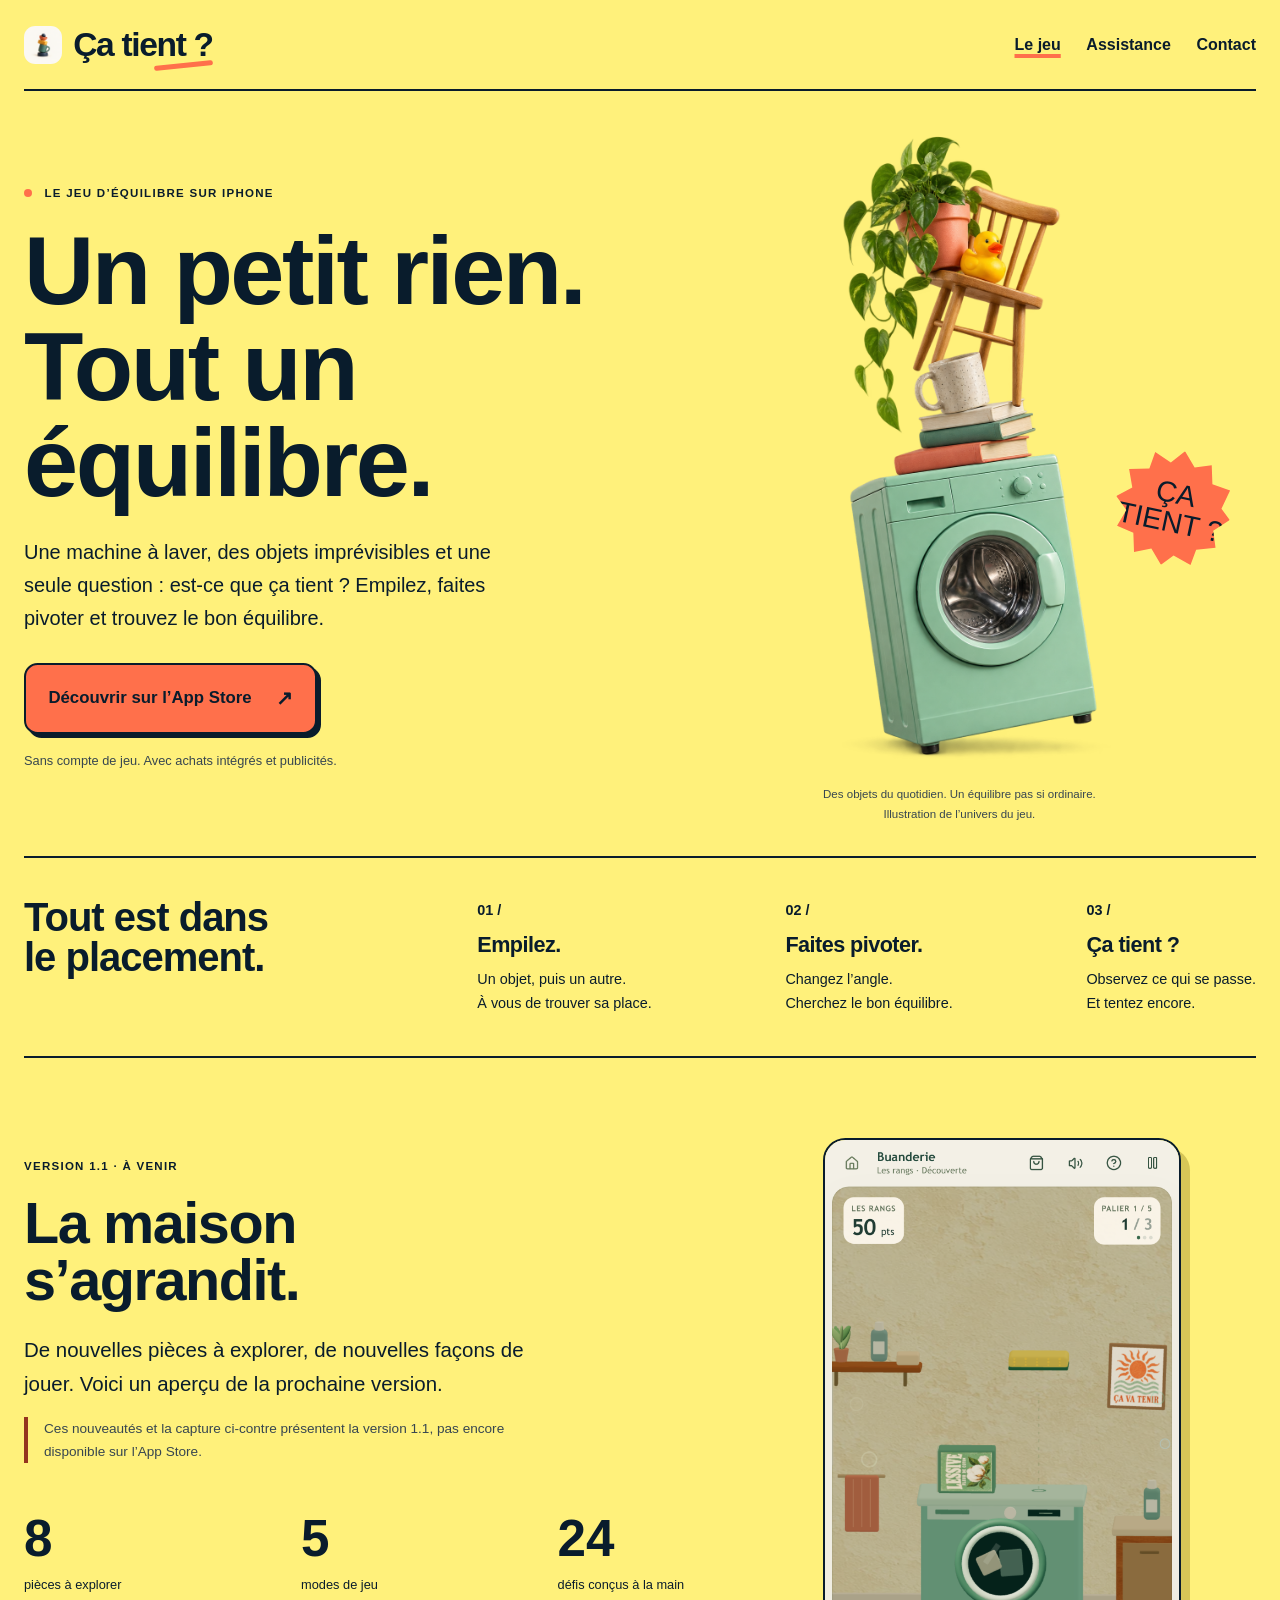
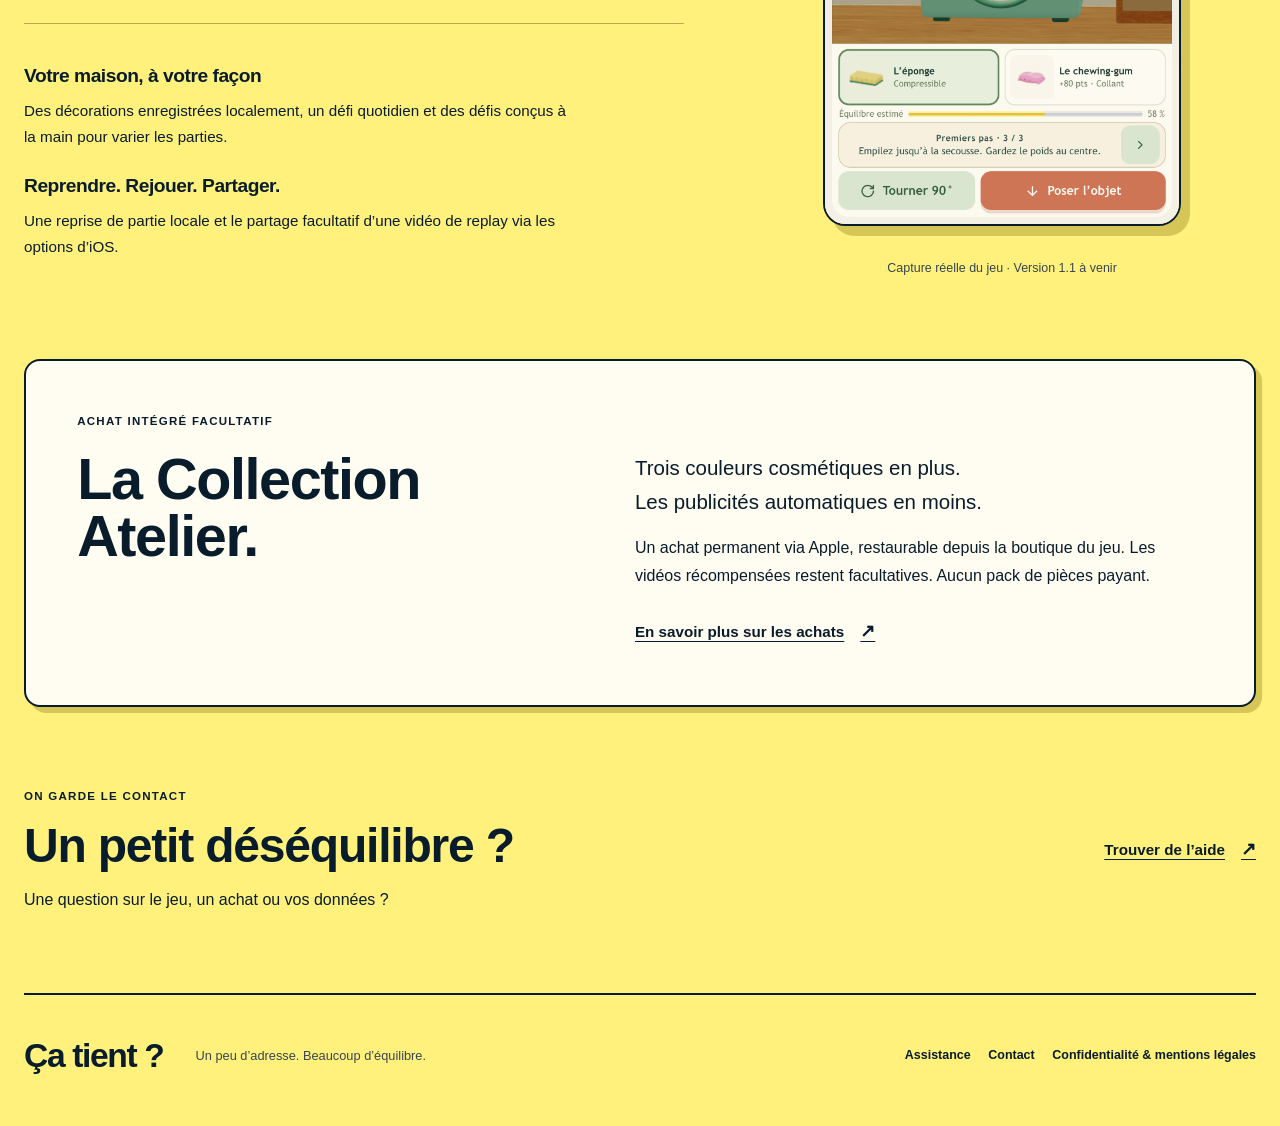
<file: index.html>
<!doctype html>
<html lang="fr">
<head>
<meta charset="utf-8">
<meta name="viewport" content="width=device-width, initial-scale=1">
<link rel="canonical" href="https://catientgame.github.io/">
<title>Tout un équilibre — Ça tient ?</title>
<meta name="description" content="Empilez, faites pivoter et trouvez le bon équilibre. Découvrez Ça tient ?, le jeu sur iPhone, et un aperçu de la version 1.1 à venir.">
<meta name="theme-color" content="#fff17b">
<meta property="og:type" content="website">
<meta property="og:locale" content="fr_FR">
<meta property="og:site_name" content="Ça tient ?">
<meta property="og:title" content="Tout un équilibre — Ça tient ?">
<meta property="og:description" content="Empilez, faites pivoter et trouvez le bon équilibre. Découvrez Ça tient ?, le jeu sur iPhone, et un aperçu de la version 1.1 à venir.">
<meta property="og:url" content="https://catientgame.github.io/index.html">
<meta property="og:image" content="https://catientgame.github.io/app-icon.png">
<meta property="og:image:alt" content="L’icône de Ça tient ? : une tasse et des objets en équilibre.">
<meta name="twitter:card" content="summary">
<link rel="icon" type="image/png" href="app-icon.png">
<link rel="apple-touch-icon" href="app-icon.png">
<link rel="stylesheet" href="styles.css">
<link rel="stylesheet" href="pop.css">
<script src="site.js" defer></script>
</head>
<body>
<a class="skip-link" href="#contenu">Aller au contenu</a>
<header class="site-header wrap">
<a class="brand" href="index.html" aria-label="Ça tient ? — Accueil"><img src="app-icon.png" width="44" height="44" alt=""><span>Ça tient <em>?</em></span></a>
<nav aria-label="Navigation principale"><a href="index.html" aria-current="page">Le jeu</a><a href="support.html">Assistance</a><a href="contact.html">Contact</a></nav>
</header>
<main id="contenu">
<section class="hero wrap" aria-labelledby="hero-title">
<div class="hero-copy"><p class="eyebrow"><span class="little-dot" aria-hidden="true"></span> Le jeu d’équilibre sur iPhone</p>
<h1 id="hero-title">Un petit rien.<br>Tout un <em>équilibre.</em></h1>
<p class="lead">Une machine à laver, des objets imprévisibles et une seule question : est-ce que ça tient ? Empilez, faites pivoter et trouvez le bon équilibre.</p>
<a class="button" href="https://apps.apple.com/app/id6809419002">Découvrir sur l’App Store <span aria-hidden="true">↗</span></a>
<p class="fine-print">Sans compte de jeu. Avec achats intégrés et publicités.</p></div>
<figure class="brand-visual pop-visual"><img class="pop-hero" src="pop-hero-v1.png" width="1024" height="1536" fetchpriority="high" alt="Illustration : une machine à laver menthe soutient une pile improbable de livres, une tasse, une chaise et un canard."><span class="pop-sticker" aria-hidden="true">ÇA<br>TIENT ?</span><figcaption>Des objets du quotidien. Un équilibre pas si ordinaire.<br>Illustration de l’univers du jeu.</figcaption></figure>
</section>
<section class="how-to wrap" aria-labelledby="how-title"><h2 id="how-title">Tout est dans<br><em>le placement.</em></h2><ol><li><span aria-hidden="true">01 /</span><h3>Empilez.</h3><p>Un objet, puis un autre.<br>À vous de trouver sa place.</p></li><li><span aria-hidden="true">02 /</span><h3>Faites pivoter.</h3><p>Changez l’angle.<br>Cherchez le bon équilibre.</p></li><li><span aria-hidden="true">03 /</span><h3>Ça tient ?</h3><p>Observez ce qui se passe.<br>Et tentez encore.</p></li></ol></section>
<section class="upcoming wrap" aria-labelledby="next-title">
<div class="section-intro"><p class="eyebrow">Version 1.1 · À venir</p><h2 id="next-title">La maison<br><em>s’agrandit.</em></h2><p class="lead">De nouvelles pièces à explorer, de nouvelles façons de jouer. Voici un aperçu de la prochaine version.</p><p class="release-note">Ces nouveautés et la capture ci-contre présentent la version 1.1, pas encore disponible sur l’App Store.</p>
<dl class="game-facts"><div><dt>8</dt><dd>pièces à explorer</dd></div><div><dt>5</dt><dd>modes de jeu</dd></div><div><dt>24</dt><dd>défis conçus à la main</dd></div></dl>
<div class="feature-stories"><article><h3>Votre maison, à votre façon</h3><p>Des décorations enregistrées localement, un défi quotidien et des défis conçus à la main pour varier les parties.</p></article><article><h3>Reprendre. Rejouer. Partager.</h3><p>Une reprise de partie locale et le partage facultatif d’une vidéo de replay via les options d’iOS.</p></article></div></div>
<figure class="game-visual"><div id="gameplay-fallback" class="capture-fallback"><img src="app-icon.png" width="180" height="180" alt="Icône du jeu Ça tient ?"><p>L’équilibre se prépare.<br>Version 1.1 à venir.</p></div><img id="gameplay" class="gameplay" alt="Aperçu de la version 1.1 : dans la buanderie, une éponge est prête à être posée au-dessus d’une boîte de lessive sur la machine à laver." hidden><figcaption>Capture réelle du jeu · Version 1.1 à venir</figcaption></figure>
</section>
<section class="atelier wrap" aria-labelledby="atelier-title"><p class="eyebrow">Achat intégré facultatif</p><div class="atelier-body"><h2 id="atelier-title">La Collection<br><em>Atelier.</em></h2><div><p class="lead">Trois couleurs cosmétiques en plus.<br>Les publicités automatiques en moins.</p><p>Un achat permanent via Apple, restaurable depuis la boutique du jeu. Les vidéos récompensées restent facultatives. Aucun pack de pièces payant.</p><a class="text-link" href="support.html#achats">En savoir plus sur les achats <span aria-hidden="true">↗</span></a></div></div></section>
<section class="closing wrap"><div><p class="eyebrow">On garde le contact</p><h2>Un petit déséquilibre ?</h2><p>Une question sur le jeu, un achat ou vos données ?</p></div><a class="text-link" href="support.html">Trouver de l’aide <span aria-hidden="true">↗</span></a></section>
</main>
<footer class="site-footer wrap">
<a class="footer-brand" href="index.html">Ça tient ?</a><p>Un peu d’adresse. Beaucoup d’équilibre.</p>
<nav aria-label="Liens utiles"><a href="support.html">Assistance</a><a href="contact.html">Contact</a><a href="privacy.html">Confidentialité &amp; mentions légales</a></nav>
</footer>
</body>
</html>
</file>
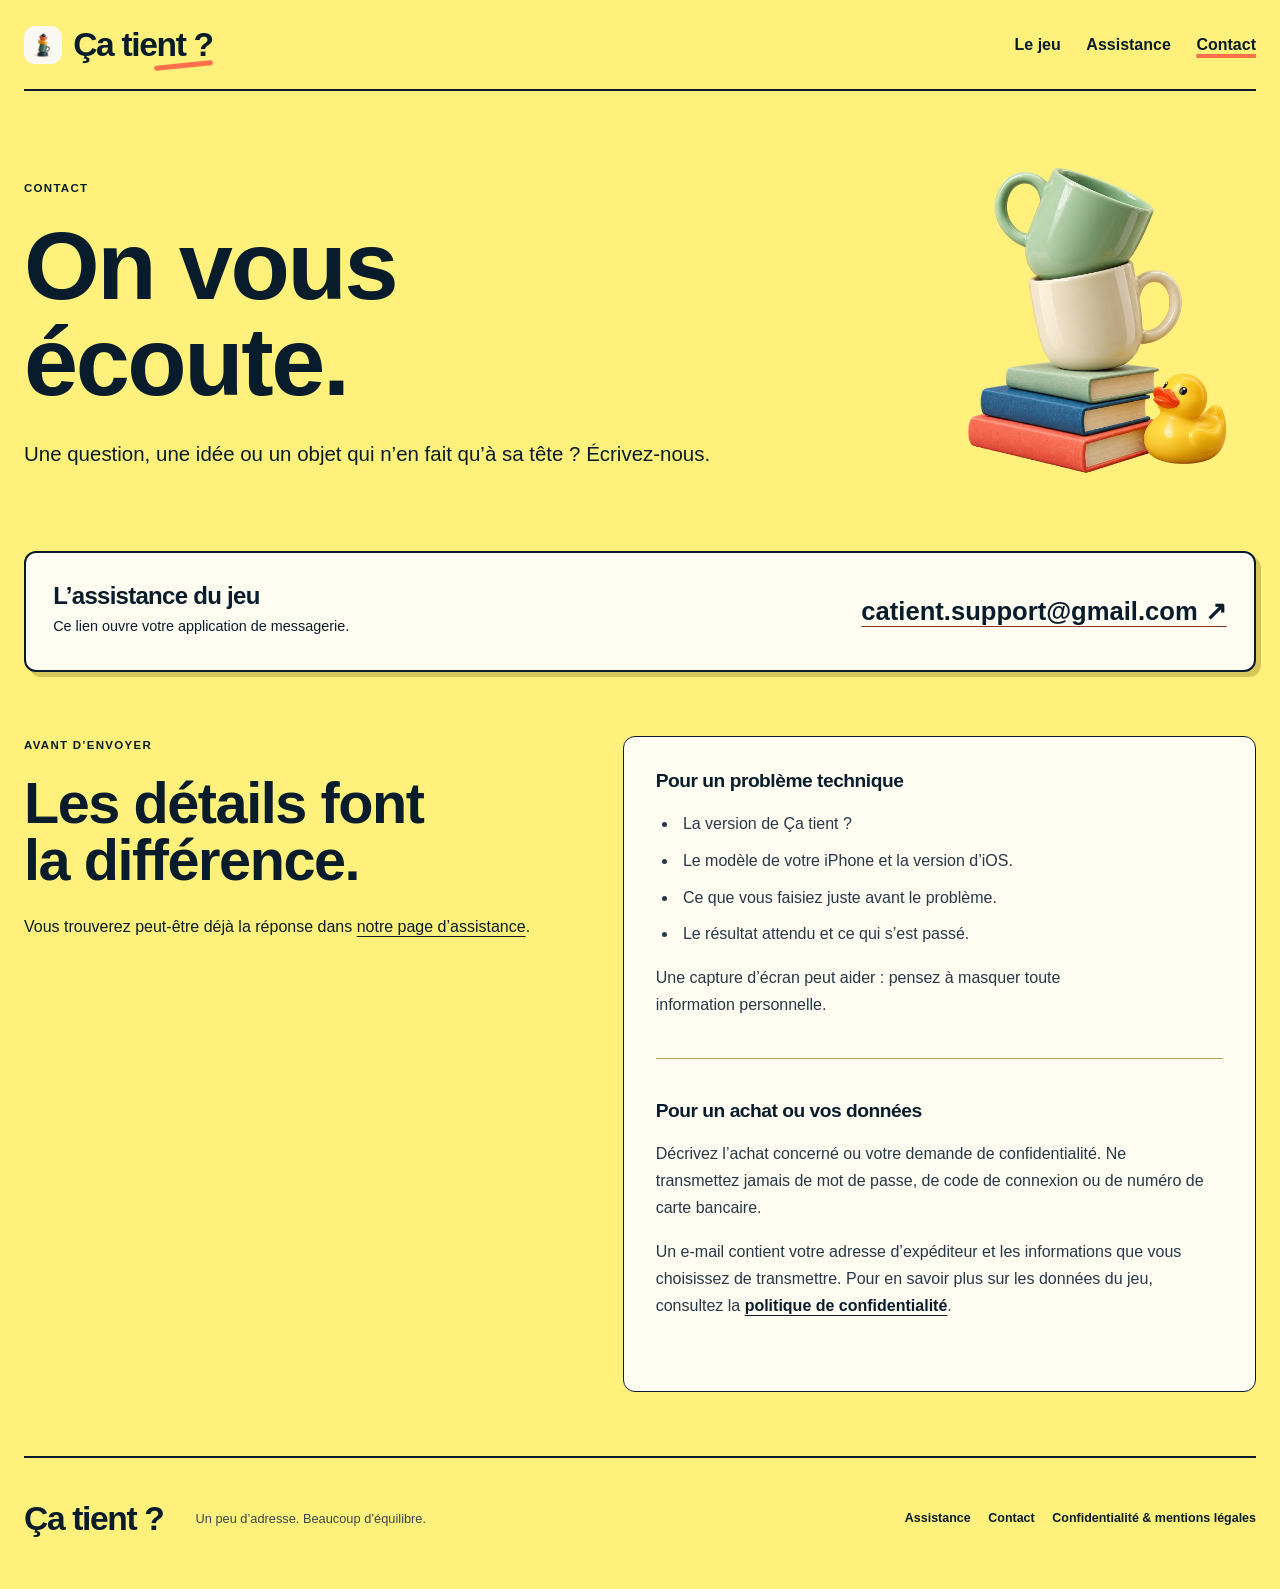
<file: contact.html>
<!doctype html>
<html lang="fr">
<head>
<meta charset="utf-8">
<meta name="viewport" content="width=device-width, initial-scale=1">
<link rel="canonical" href="https://catientgame.github.io/contact.html">
<title>Contact — Ça tient ?</title>
<meta name="description" content="Une question ou un problème avec Ça tient ? Écrivez à catient.support@gmail.com avec les informations utiles au diagnostic.">
<meta name="theme-color" content="#fff17b">
<meta property="og:type" content="website">
<meta property="og:locale" content="fr_FR">
<meta property="og:site_name" content="Ça tient ?">
<meta property="og:title" content="Contact — Ça tient ?">
<meta property="og:description" content="Une question ou un problème avec Ça tient ? Écrivez à catient.support@gmail.com avec les informations utiles au diagnostic.">
<meta property="og:url" content="https://catientgame.github.io/contact.html">
<meta property="og:image" content="https://catientgame.github.io/app-icon.png">
<meta property="og:image:alt" content="L’icône de Ça tient ? : une tasse et des objets en équilibre.">
<meta name="twitter:card" content="summary">
<link rel="icon" type="image/png" href="app-icon.png">
<link rel="apple-touch-icon" href="app-icon.png">
<link rel="stylesheet" href="styles.css">
<link rel="stylesheet" href="pop.css">

</head>
<body>
<a class="skip-link" href="#contenu">Aller au contenu</a>
<header class="site-header wrap">
<a class="brand" href="index.html" aria-label="Ça tient ? — Accueil"><img src="app-icon.png" width="44" height="44" alt=""><span>Ça tient <em>?</em></span></a>
<nav aria-label="Navigation principale"><a href="index.html">Le jeu</a><a href="support.html">Assistance</a><a href="contact.html" aria-current="page">Contact</a></nav>
</header>
<main id="contenu" class="wrap"><header class="page-heading illustrated-heading"><div><p class="eyebrow">Contact</p><h1>On vous<br><em>écoute.</em></h1><p class="lead">Une question, une idée ou un objet qui n’en fait qu’à sa tête ? Écrivez-nous.</p></div><img src="pop-support-v1.png" width="1280" height="1280" alt="" class="support-art"></header>
<section class="contact-band" aria-labelledby="email-title"><div><h2 id="email-title">L’assistance du jeu</h2><p>Ce lien ouvre votre application de messagerie.</p></div><a class="email-link" href="mailto:catient.support@gmail.com">catient.support@gmail.com <span aria-hidden="true">↗</span></a></section>
<div class="editorial"><section class="section-intro"><p class="eyebrow">Avant d’envoyer</p><h2>Les détails font<br><em>la différence.</em></h2><p>Vous trouverez peut-être déjà la réponse dans <a href="support.html">notre page d’assistance</a>.</p></section><div class="prose">
<section><h3>Pour un problème technique</h3><ul><li>La version de Ça tient ?</li><li>Le modèle de votre iPhone et la version d’iOS.</li><li>Ce que vous faisiez juste avant le problème.</li><li>Le résultat attendu et ce qui s’est passé.</li></ul><p>Une capture d’écran peut aider : pensez à masquer toute information personnelle.</p></section>
<section><h3>Pour un achat ou vos données</h3><p>Décrivez l’achat concerné ou votre demande de confidentialité. Ne transmettez jamais de mot de passe, de code de connexion ou de numéro de carte bancaire.</p><p>Un e-mail contient votre adresse d’expéditeur et les informations que vous choisissez de transmettre. Pour en savoir plus sur les données du jeu, consultez la <a href="privacy.html">politique de confidentialité</a>.</p></section></div></div></main>
<footer class="site-footer wrap">
<a class="footer-brand" href="index.html">Ça tient ?</a><p>Un peu d’adresse. Beaucoup d’équilibre.</p>
<nav aria-label="Liens utiles"><a href="support.html">Assistance</a><a href="contact.html">Contact</a><a href="privacy.html">Confidentialité &amp; mentions légales</a></nav>
</footer>
</body>
</html>
</file>
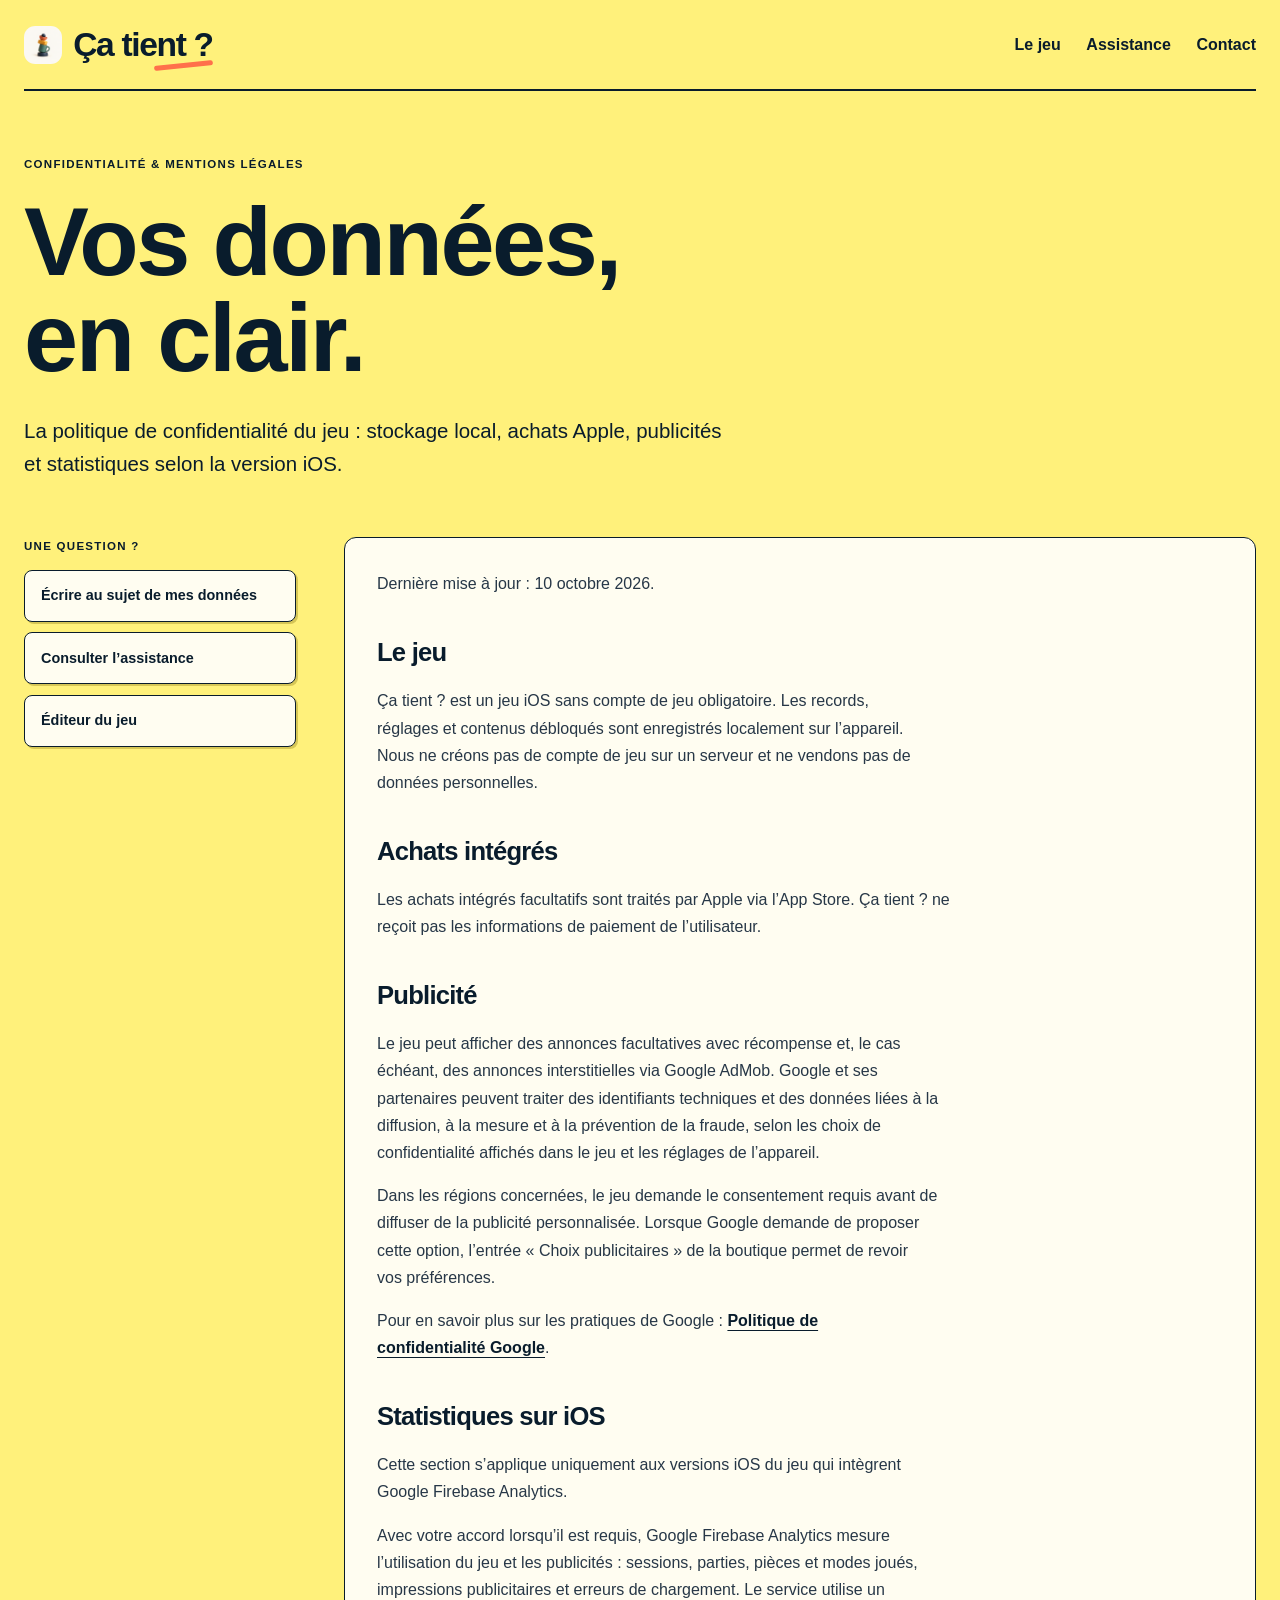
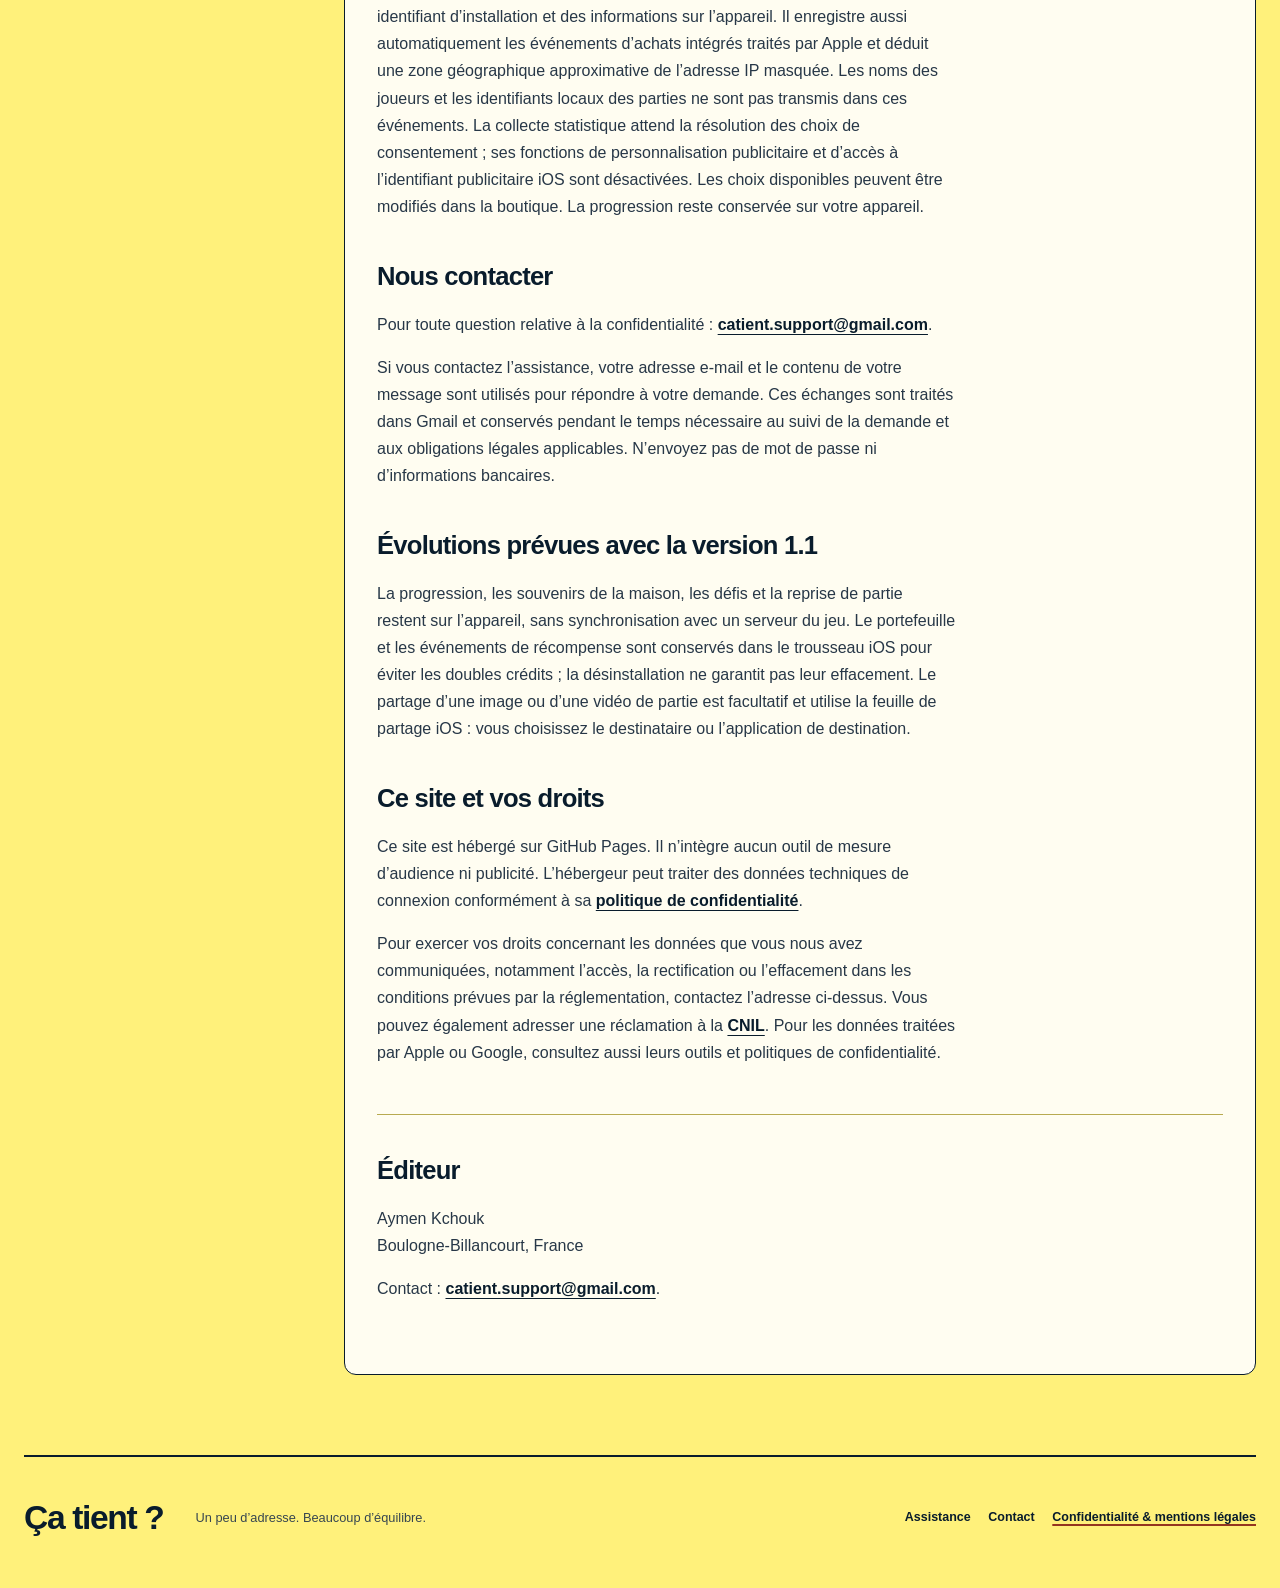
<file: privacy.html>
<!doctype html>
<html lang="fr">
<head>
<meta charset="utf-8">
<meta name="viewport" content="width=device-width, initial-scale=1">
<link rel="canonical" href="https://catientgame.github.io/privacy.html">
<title>Confidentialité et mentions légales — Ça tient ?</title>
<meta name="description" content="Politique de confidentialité publiée de Ça tient ? : données locales, achats Apple, publicités, statistiques selon la version iOS et contact de l’éditeur.">
<meta name="theme-color" content="#fff17b">
<meta property="og:type" content="website">
<meta property="og:locale" content="fr_FR">
<meta property="og:site_name" content="Ça tient ?">
<meta property="og:title" content="Confidentialité et mentions légales — Ça tient ?">
<meta property="og:description" content="Politique de confidentialité publiée de Ça tient ? : données locales, achats Apple, publicités, statistiques selon la version iOS et contact de l’éditeur.">
<meta property="og:url" content="https://catientgame.github.io/privacy.html">
<meta property="og:image" content="https://catientgame.github.io/app-icon.png">
<meta property="og:image:alt" content="L’icône de Ça tient ? : une tasse et des objets en équilibre.">
<meta name="twitter:card" content="summary">
<link rel="icon" type="image/png" href="app-icon.png">
<link rel="apple-touch-icon" href="app-icon.png">
<link rel="stylesheet" href="styles.css">
<link rel="stylesheet" href="pop.css">

</head>
<body>
<a class="skip-link" href="#contenu">Aller au contenu</a>
<header class="site-header wrap">
<a class="brand" href="index.html" aria-label="Ça tient ? — Accueil"><img src="app-icon.png" width="44" height="44" alt=""><span>Ça tient <em>?</em></span></a>
<nav aria-label="Navigation principale"><a href="index.html">Le jeu</a><a href="support.html">Assistance</a><a href="contact.html">Contact</a></nav>
</header>
<main id="contenu" class="wrap"><header class="page-heading"><p class="eyebrow">Confidentialité &amp; mentions légales</p><h1>Vos données,<br><em>en clair.</em></h1><p class="lead">La politique de confidentialité du jeu : stockage local, achats Apple, publicités et statistiques selon la version iOS.</p></header><div class="document-layout"><aside class="contents"><p class="eyebrow">Une question ?</p><a href="mailto:catient.support@gmail.com">Écrire au sujet de mes données</a><a href="support.html">Consulter l’assistance</a><a href="#editeur">Éditeur du jeu</a></aside><article class="prose legal-prose" aria-label="Politique de confidentialité">

  <p>Dernière mise à jour&nbsp;: 10 octobre 2026.</p>
  <h2>Le jeu</h2>
  <p>Ça tient ? est un jeu iOS sans compte de jeu obligatoire. Les records, réglages et contenus débloqués sont enregistrés localement sur l’appareil. Nous ne créons pas de compte de jeu sur un serveur et ne vendons pas de données personnelles.</p>
  <h2>Achats intégrés</h2>
  <p>Les achats intégrés facultatifs sont traités par Apple via l’App Store. Ça tient ? ne reçoit pas les informations de paiement de l’utilisateur.</p>
  <h2>Publicité</h2>
  <p>Le jeu peut afficher des annonces facultatives avec récompense et, le cas échéant, des annonces interstitielles via Google AdMob. Google et ses partenaires peuvent traiter des identifiants techniques et des données liées à la diffusion, à la mesure et à la prévention de la fraude, selon les choix de confidentialité affichés dans le jeu et les réglages de l’appareil.</p>
  <p>Dans les régions concernées, le jeu demande le consentement requis avant de diffuser de la publicité personnalisée. Lorsque Google demande de proposer cette option, l’entrée « Choix publicitaires » de la boutique permet de revoir vos préférences.</p>
  <p>Pour en savoir plus sur les pratiques de Google&nbsp;: <a href="https://policies.google.com/privacy">Politique de confidentialité Google</a>.</p>
  <h2>Statistiques sur iOS</h2>
  <p>Cette section s’applique uniquement aux versions iOS du jeu qui intègrent Google Firebase Analytics.</p>
  <p>Avec votre accord lorsqu’il est requis, Google Firebase Analytics mesure l’utilisation du jeu et les publicités : sessions, parties, pièces et modes joués, impressions publicitaires et erreurs de chargement. Le service utilise un identifiant d’installation et des informations sur l’appareil. Il enregistre aussi automatiquement les événements d’achats intégrés traités par Apple et déduit une zone géographique approximative de l’adresse IP masquée. Les noms des joueurs et les identifiants locaux des parties ne sont pas transmis dans ces événements. La collecte statistique attend la résolution des choix de consentement ; ses fonctions de personnalisation publicitaire et d’accès à l’identifiant publicitaire iOS sont désactivées. Les choix disponibles peuvent être modifiés dans la boutique. La progression reste conservée sur votre appareil.</p>
  <h2>Nous contacter</h2>
  <p>Pour toute question relative à la confidentialité&nbsp;: <a href="mailto:catient.support@gmail.com">catient.support@gmail.com</a>.</p>
  <p>Si vous contactez l’assistance, votre adresse e-mail et le contenu de votre message sont utilisés pour répondre à votre demande. Ces échanges sont traités dans Gmail et conservés pendant le temps nécessaire au suivi de la demande et aux obligations légales applicables. N’envoyez pas de mot de passe ni d’informations bancaires.</p>
  <h2>Évolutions prévues avec la version 1.1</h2>
  <p>La progression, les souvenirs de la maison, les défis et la reprise de partie restent sur l’appareil, sans synchronisation avec un serveur du jeu. Le portefeuille et les événements de récompense sont conservés dans le trousseau iOS pour éviter les doubles crédits ; la désinstallation ne garantit pas leur effacement. Le partage d’une image ou d’une vidéo de partie est facultatif et utilise la feuille de partage iOS : vous choisissez le destinataire ou l’application de destination.</p>
  <h2>Ce site et vos droits</h2>
  <p>Ce site est hébergé sur GitHub Pages. Il n’intègre aucun outil de mesure d’audience ni publicité. L’hébergeur peut traiter des données techniques de connexion conformément à sa <a href="https://docs.github.com/fr/site-policy/privacy-policies/github-general-privacy-statement">politique de confidentialité</a>.</p>
  <p>Pour exercer vos droits concernant les données que vous nous avez communiquées, notamment l’accès, la rectification ou l’effacement dans les conditions prévues par la réglementation, contactez l’adresse ci-dessus. Vous pouvez également adresser une réclamation à la <a href="https://www.cnil.fr/fr/plaintes">CNIL</a>. Pour les données traitées par Apple ou Google, consultez aussi leurs outils et politiques de confidentialité.</p>

<section id="editeur" class="publisher"><h2>Éditeur</h2><p>Aymen Kchouk<br>Boulogne-Billancourt, France</p><p>Contact : <a href="mailto:catient.support@gmail.com">catient.support@gmail.com</a>.</p></section>
</article></div></main>
<footer class="site-footer wrap">
<a class="footer-brand" href="index.html">Ça tient ?</a><p>Un peu d’adresse. Beaucoup d’équilibre.</p>
<nav aria-label="Liens utiles"><a href="support.html">Assistance</a><a href="contact.html">Contact</a><a href="privacy.html" aria-current="page">Confidentialité &amp; mentions légales</a></nav>
</footer>
</body>
</html>
</file>
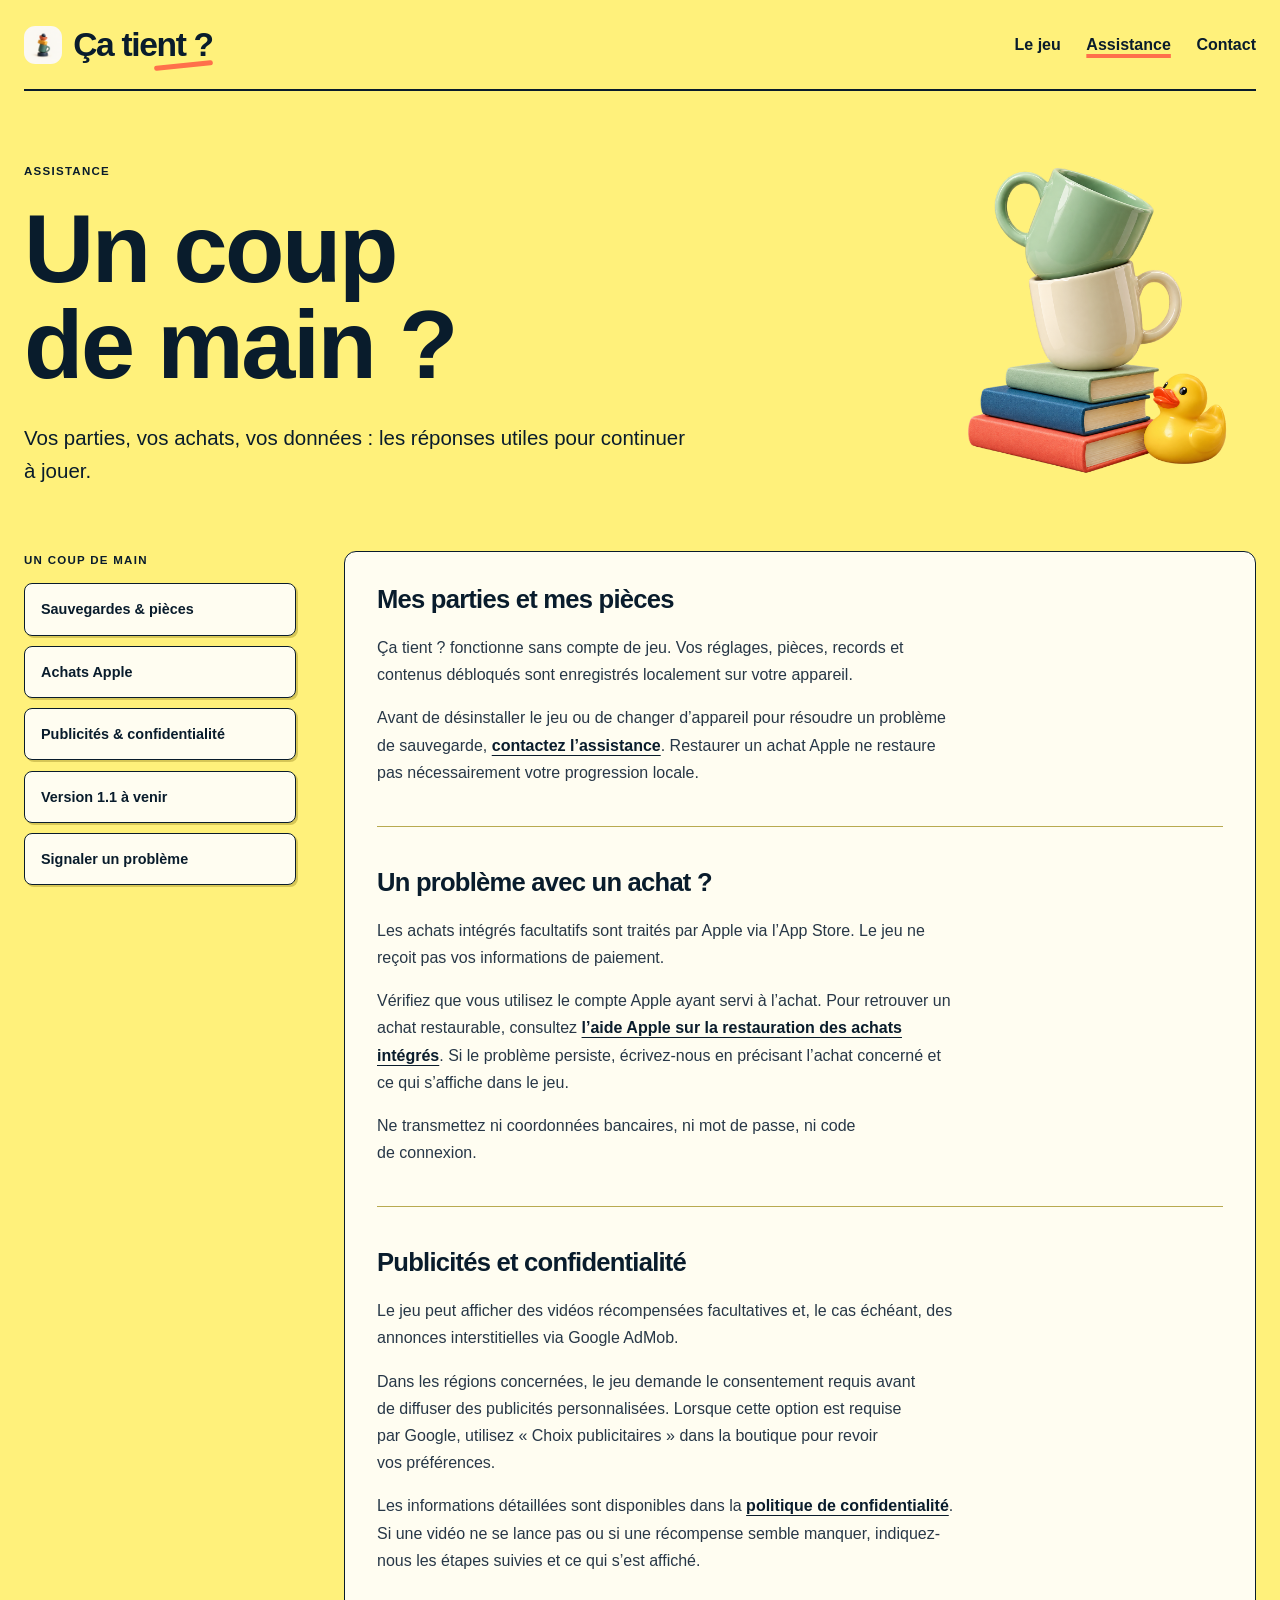
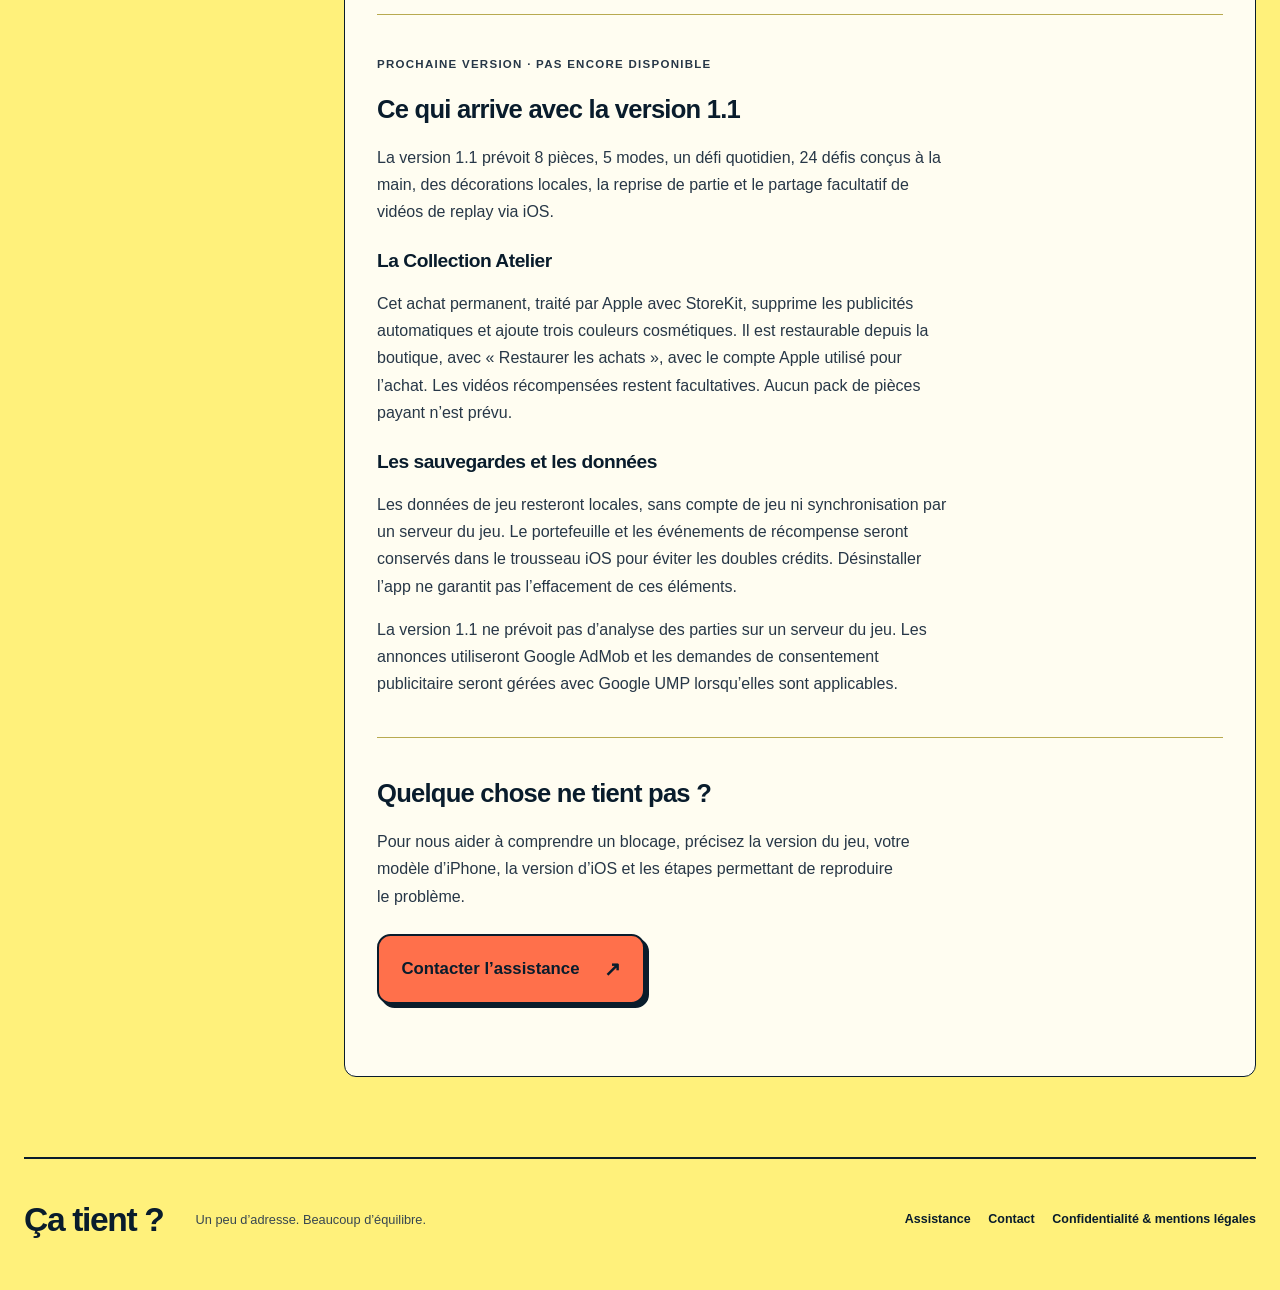
<file: support.html>
<!doctype html>
<html lang="fr">
<head>
<meta charset="utf-8">
<meta name="viewport" content="width=device-width, initial-scale=1">
<link rel="canonical" href="https://catientgame.github.io/support.html">
<title>Assistance — Ça tient ?</title>
<meta name="description" content="Retrouvez l’aide pour les sauvegardes, les achats et les publicités dans Ça tient ?, ou contactez l’assistance.">
<meta name="theme-color" content="#fff17b">
<meta property="og:type" content="website">
<meta property="og:locale" content="fr_FR">
<meta property="og:site_name" content="Ça tient ?">
<meta property="og:title" content="Assistance — Ça tient ?">
<meta property="og:description" content="Retrouvez l’aide pour les sauvegardes, les achats et les publicités dans Ça tient ?, ou contactez l’assistance.">
<meta property="og:url" content="https://catientgame.github.io/support.html">
<meta property="og:image" content="https://catientgame.github.io/app-icon.png">
<meta property="og:image:alt" content="L’icône de Ça tient ? : une tasse et des objets en équilibre.">
<meta name="twitter:card" content="summary">
<link rel="icon" type="image/png" href="app-icon.png">
<link rel="apple-touch-icon" href="app-icon.png">
<link rel="stylesheet" href="styles.css">
<link rel="stylesheet" href="pop.css">

</head>
<body>
<a class="skip-link" href="#contenu">Aller au contenu</a>
<header class="site-header wrap">
<a class="brand" href="index.html" aria-label="Ça tient ? — Accueil"><img src="app-icon.png" width="44" height="44" alt=""><span>Ça tient <em>?</em></span></a>
<nav aria-label="Navigation principale"><a href="index.html">Le jeu</a><a href="support.html" aria-current="page">Assistance</a><a href="contact.html">Contact</a></nav>
</header>
<main id="contenu" class="wrap">
<header class="page-heading illustrated-heading"><div><p class="eyebrow">Assistance</p><h1>Un coup<br><em>de main ?</em></h1><p class="lead">Vos parties, vos achats, vos données : les réponses utiles pour continuer à jouer.</p></div><img src="pop-support-v1.png" width="1280" height="1280" alt="" class="support-art"></header>
<div class="document-layout"><nav class="contents" aria-label="Sujets d’assistance"><p class="eyebrow">Un coup de main</p><a href="#sauvegardes">Sauvegardes &amp; pièces</a><a href="#achats">Achats Apple</a><a href="#publicites">Publicités &amp; confidentialité</a><a href="#version-1-1">Version 1.1 à venir</a><a href="#probleme">Signaler un problème</a></nav>
<div class="prose"><section id="sauvegardes"><h2>Mes parties et mes pièces</h2><p>Ça tient ? fonctionne sans compte de jeu. Vos réglages, pièces, records et contenus débloqués sont enregistrés localement sur votre appareil.</p><p>Avant de désinstaller le jeu ou de changer d’appareil pour résoudre un problème de sauvegarde, <a href="contact.html">contactez l’assistance</a>. Restaurer un achat Apple ne restaure pas nécessairement votre progression locale.</p></section>
<section id="achats"><h2>Un problème avec un achat ?</h2><p>Les achats intégrés facultatifs sont traités par Apple via l’App Store. Le jeu ne reçoit pas vos informations de paiement.</p><p>Vérifiez que vous utilisez le compte Apple ayant servi à l’achat. Pour retrouver un achat restaurable, consultez <a href="https://support.apple.com/fr-fr/108096">l’aide Apple sur la restauration des achats intégrés</a>. Si le problème persiste, écrivez-nous en précisant l’achat concerné et ce qui s’affiche dans le jeu.</p><p>Ne transmettez ni coordonnées bancaires, ni mot de passe, ni code de connexion.</p></section>
<section id="publicites"><h2>Publicités et confidentialité</h2><p>Le jeu peut afficher des vidéos récompensées facultatives et, le cas échéant, des annonces interstitielles via Google AdMob.</p><p>Dans les régions concernées, le jeu demande le consentement requis avant de diffuser des publicités personnalisées. Lorsque cette option est requise par Google, utilisez « Choix publicitaires » dans la boutique pour revoir vos préférences.</p><p>Les informations détaillées sont disponibles dans la <a href="privacy.html">politique de confidentialité</a>. Si une vidéo ne se lance pas ou si une récompense semble manquer, indiquez-nous les étapes suivies et ce qui s’est affiché.</p></section>
<section id="version-1-1"><p class="eyebrow">Prochaine version · Pas encore disponible</p><h2>Ce qui arrive avec la version 1.1</h2><p>La version 1.1 prévoit 8 pièces, 5 modes, un défi quotidien, 24 défis conçus à la main, des décorations locales, la reprise de partie et le partage facultatif de vidéos de replay via iOS.</p><h3>La Collection Atelier</h3><p>Cet achat permanent, traité par Apple avec StoreKit, supprime les publicités automatiques et ajoute trois couleurs cosmétiques. Il est restaurable depuis la boutique, avec « Restaurer les achats », avec le compte Apple utilisé pour l’achat. Les vidéos récompensées restent facultatives. Aucun pack de pièces payant n’est prévu.</p><h3>Les sauvegardes et les données</h3><p>Les données de jeu resteront locales, sans compte de jeu ni synchronisation par un serveur du jeu. Le portefeuille et les événements de récompense seront conservés dans le trousseau iOS pour éviter les doubles crédits. Désinstaller l’app ne garantit pas l’effacement de ces éléments.</p><p>La version 1.1 ne prévoit pas d’analyse des parties sur un serveur du jeu. Les annonces utiliseront Google AdMob et les demandes de consentement publicitaire seront gérées avec Google UMP lorsqu’elles sont applicables.</p></section>
<section id="probleme"><h2>Quelque chose ne tient pas ?</h2><p>Pour nous aider à comprendre un blocage, précisez la version du jeu, votre modèle d’iPhone, la version d’iOS et les étapes permettant de reproduire le problème.</p><a class="button" href="contact.html">Contacter l’assistance <span aria-hidden="true">↗</span></a></section></div></div></main>
<footer class="site-footer wrap">
<a class="footer-brand" href="index.html">Ça tient ?</a><p>Un peu d’adresse. Beaucoup d’équilibre.</p>
<nav aria-label="Liens utiles"><a href="support.html">Assistance</a><a href="contact.html">Contact</a><a href="privacy.html">Confidentialité &amp; mentions légales</a></nav>
</footer>
</body>
</html>
</file>
<file: styles.css>
/* Local system typography; no tracking, remote fonts or UI dependencies. */
:root{color-scheme:light;--paper:#f6f0df;--ink:#163e35;--accent:#c56949;--accent-ink:#93462f;--muted:#536259;--line:#c8ccba;--surface:#eee5d0;--white:#fcf9f1}
*{box-sizing:border-box}
html{scroll-behavior:smooth;scroll-padding-top:2rem}
body{margin:0;background:var(--paper);color:var(--ink);font-family:-apple-system,BlinkMacSystemFont,"Segoe UI",sans-serif;font-size:1rem;line-height:1.7;-webkit-font-smoothing:antialiased}
img{max-width:100%;height:auto;display:block}
[hidden]{display:none!important}
a{color:inherit;text-underline-offset:.25em;text-decoration-thickness:1px;touch-action:manipulation}
a:hover{color:var(--accent-ink)}
a:focus-visible{outline:3px solid var(--accent-ink);outline-offset:5px;border-radius:3px}
::selection{background:var(--ink);color:var(--paper)}
.wrap{width:min(100% - 3rem,74rem);margin-inline:auto}
.skip-link{position:absolute;top:1rem;left:1rem;transform:translateY(-200%);padding:.7rem 1rem;background:var(--ink);color:var(--paper);z-index:3}
.skip-link:focus{transform:none;color:var(--paper)}
.site-header{display:flex;justify-content:space-between;align-items:center;gap:1rem;padding-block:1.3rem;border-bottom:1px solid var(--line)}
.brand{display:flex;gap:.7rem;align-items:center;text-decoration:none;white-space:nowrap}
.brand img{border-radius:.7rem;width:44px;height:44px}
.brand span,.footer-brand{font-weight:750;font-size:1.5rem;letter-spacing:-.06em}
.brand em{font-family:Georgia,serif;font-weight:400;color:var(--accent-ink)}
.site-header nav,.site-footer nav{display:flex;flex-wrap:wrap;gap:.3rem 1.6rem}
.site-header nav a,.site-footer nav a{display:inline-flex;min-height:44px;align-items:center;text-decoration:none;font-size:.9rem;font-weight:550}
.site-header nav a[aria-current],.site-footer nav a[aria-current]{text-decoration:underline;text-decoration-color:var(--accent-ink);text-decoration-thickness:2px}
h1,h2,h3,p,figure,dl,dd{margin:0}
h1,h2,h3{text-wrap:balance}
h1{font-size:clamp(3.2rem,6.5vw,5.9rem);line-height:1.04;letter-spacing:-.065em;font-weight:750}
h2{font-size:clamp(2rem,3.9vw,3.4rem);line-height:1.12;letter-spacing:-.05em;font-weight:700}
h3{font-size:1.4rem;line-height:1.3;letter-spacing:-.025em}
h1 em,h2 em{font-family:Georgia,"Times New Roman",serif;font-weight:400;color:var(--accent-ink)}
p{max-width:65ch;text-wrap:pretty}
p+p{margin-top:1rem}
.eyebrow{font-size:.72rem;font-weight:650;letter-spacing:.15em;text-transform:uppercase;margin-bottom:1.6rem}
.little-dot{display:inline-block;width:.5rem;height:.5rem;border-radius:50%;background:var(--accent);margin-right:.5rem}
.lead{font-size:clamp(1.12rem,1.6vw,1.3rem);line-height:1.65}
.fine-print{font-size:.8rem;color:var(--muted)}
.hero{display:grid;grid-template-columns:1.35fr 1fr;align-items:center;gap:4rem;padding-block:6.2rem 5rem}
.hero-copy .lead{max-width:36rem;margin-top:1.8rem;margin-bottom:2rem}
.button{display:inline-flex;gap:1.6rem;justify-content:space-between;align-items:center;min-height:52px;padding:.85rem 1.3rem;background:var(--ink);color:var(--paper);border-radius:.65rem;text-decoration:none;font-size:.95rem;font-weight:600;transition:background .18s,transform .18s}
.button:hover{background:#285448;color:var(--paper);transform:translateY(-2px)}
.button:active{transform:translateY(1px)}
.button+.fine-print{margin-top:1rem}
.button span,.text-link span{font-size:1.2em}
.brand-visual{text-align:center;min-width:0;padding-inline:1rem}
.icon-composition{background:var(--white);border-radius:48% 48% 1.8rem 1.8rem;padding:3rem 1.5rem 2.2rem;transform:rotate(3deg);border:1px solid #e2dccb;box-shadow:8px 12px 0 #e7deca}
.visual-note{font-family:Georgia,serif;font-size:1.1rem;font-style:italic;color:var(--muted)}
.hero-icon{width:clamp(180px,21vw,260px);border-radius:22%;margin:1.2rem auto;mix-blend-mode:multiply}
.visual-signature{font-size:2.7rem;font-weight:750;letter-spacing:-.075em}
.visual-signature em{font-family:Georgia,serif;font-weight:400;color:var(--accent-ink)}
figcaption{margin-top:2rem;font-size:.78rem;color:var(--muted);text-align:center}
.how-to{padding-block:2.5rem 3rem;border-block:1px solid var(--line);display:grid;grid-template-columns:1fr 2fr;gap:4rem}
.how-to h2{font-size:2rem}
.how-to ol{display:flex;gap:2rem;list-style:none;padding:0;margin:0;justify-content:space-between}
.how-to li>span{display:block;font-size:.72rem;color:var(--accent-ink);margin-bottom:.5rem;font-variant-numeric:tabular-nums}
.how-to h3{font-size:1.2rem;margin-bottom:.5rem}
.how-to p{font-size:.9rem}
.upcoming{display:grid;grid-template-columns:1.3fr 1fr;gap:6rem;align-items:center;padding-block:6rem}
.section-intro h2{margin-bottom:1.5rem}
.section-intro .lead{max-width:34rem}
.release-note{border-left:3px solid var(--accent);padding-left:1rem;font-size:.85rem;color:var(--muted);max-width:34rem}
.game-facts{display:flex;justify-content:space-between;gap:1.5rem;padding-block:1.8rem;margin-block:1rem;border-bottom:1px solid var(--line)}
.game-facts dt{font-family:Georgia,serif;font-size:3.2rem;font-weight:400;line-height:1.2;font-variant-numeric:tabular-nums}
.game-facts dd{font-size:.8rem;max-width:8rem;line-height:1.4;margin-top:.4rem}
.feature-stories article{padding-top:1.5rem}
.feature-stories h3{font-size:1.2rem;margin-bottom:.6rem}
.feature-stories p{font-size:.95rem}
.game-visual{min-width:0;max-width:24rem;justify-self:center}
.gameplay{max-height:43rem;width:auto;max-width:100%;border-radius:1.4rem;border:1px solid #d4cebc;box-shadow:10px 14px 0 #e7deca}
.capture-fallback{padding:3rem 2rem;background:var(--white);border-radius:1.4rem;text-align:center}
.capture-fallback img{margin:0 auto 1.5rem;border-radius:1rem}
.atelier{padding:3.2rem;background:var(--surface);border-radius:1.4rem}
.atelier-body{display:grid;grid-template-columns:1fr 1.15fr;gap:4rem}
.atelier .lead{margin-bottom:1rem}
.text-link{display:inline-flex;align-items:center;gap:1rem;min-height:44px;font-weight:600;font-size:.95rem}
.atelier .text-link{margin-top:1.3rem}
.closing{padding-block:5rem;display:flex;align-items:center;justify-content:space-between;gap:2rem}
.closing .eyebrow{margin-bottom:1rem}
.closing h2{font-size:2.3rem;margin-bottom:1rem}
.site-footer{border-top:1px solid var(--line);padding-block:2rem 2.6rem;display:flex;flex-wrap:wrap;justify-content:space-between;align-items:center;gap:1rem 2rem}
.footer-brand{text-decoration:none;min-height:44px;display:inline-flex;align-items:center}
.site-footer>p{font-size:.8rem;color:var(--muted)}
.site-footer nav{gap:.2rem 1.1rem}
.site-footer nav a{font-size:.78rem}
.page-heading{padding-block:5.5rem 4.5rem;max-width:52rem}
.page-heading .lead{margin-top:1.7rem;max-width:45rem}
.document-layout{display:grid;grid-template-columns:17rem minmax(0,1fr);gap:5rem;align-items:start;padding-bottom:5rem}
.contents{position:sticky;top:2rem;border-top:1px solid var(--line);padding-top:1.3rem}
.contents .eyebrow{margin-bottom:.8rem}
.contents a{display:block;min-height:44px;padding:.55rem 0;font-size:.9rem}
.prose{max-width:46rem;min-width:0}
.prose section{padding-bottom:2.5rem}
.prose section+section{border-top:1px solid var(--line);padding-top:2.5rem}
.prose h2{font-size:1.85rem;margin-bottom:1.2rem}
.prose h3{font-size:1.2rem;margin-block:1.5rem 1rem}
.prose section>h3:first-child{margin-top:0}
.prose p,.prose li{color:#344d42}
.prose a{color:var(--ink);font-weight:600;overflow-wrap:anywhere}
.prose a:hover{color:var(--accent-ink)}
.prose .button{color:var(--paper);margin-top:1.5rem}
.prose ul,.prose ol{padding-left:1.4rem}
.prose li{padding-left:.3rem;margin-bottom:.6rem}
.legal-prose>h2{margin-top:2.5rem}
.legal-prose .publisher{border-top:1px solid var(--line);padding-top:2.5rem;margin-top:3rem}
.editorial{display:grid;grid-template-columns:1fr 1.15fr;gap:6rem;padding-block:4rem}
.contact-band{border-block:1px solid var(--line);padding-block:2rem;display:flex;align-items:center;justify-content:space-between;gap:2rem}
.contact-band h2{font-size:1.5rem;letter-spacing:-.03em;margin-bottom:.4rem}
.contact-band p{font-size:.9rem;max-width:24rem}
.email-link{font-size:clamp(1.05rem,2vw,1.6rem);font-weight:650;min-height:44px;display:inline-block;padding-block:.6rem;overflow-wrap:anywhere}
.not-found{min-height:65vh;padding-block:6rem}
.not-found .lead{margin-block:1.8rem 2rem;max-width:38rem}
.error-links{display:flex;flex-wrap:wrap;gap:1rem 2rem;align-items:center}
@media(min-width:1200px){.site-footer>p{margin-right:auto}}
@media(max-width:900px){.hero{gap:2rem;padding-block:4rem}.editorial,.upcoming{gap:3rem}.document-layout{grid-template-columns:13rem minmax(0,1fr);gap:2.5rem}.atelier-body{gap:2rem}.contact-band{align-items:start;flex-direction:column;gap:1rem}.how-to{grid-template-columns:1fr;gap:2rem}}
@media(max-width:640px){
.wrap{width:calc(100% - 2.5rem)}
.site-header{align-items:start;flex-direction:column;gap:.6rem;padding-block:1rem .6rem}
.site-header nav{width:100%;justify-content:space-between;gap:.5rem}
.site-header nav a{font-size:.85rem}
.brand span{font-size:1.4rem}
.hero{grid-template-columns:1fr;padding-block:3.5rem 2.5rem;gap:3rem}
h1{font-size:clamp(2.85rem,11.5vw,4.5rem)}
.hero-copy .lead{margin-top:1.5rem}
.brand-visual{max-width:20rem;width:95%;margin:auto}
.icon-composition{padding-top:2rem}
.hero-icon{width:180px}
.visual-signature{font-size:2.3rem}
.how-to ol{flex-direction:column;gap:1.5rem}
.how-to li{position:relative;padding-left:2.5rem}
.how-to li>span{position:absolute;left:0;top:.15rem}
.how-to p br{display:none}
.upcoming{grid-template-columns:1fr;gap:2.5rem;padding-block:3.5rem}
.game-facts{gap:1rem}
.game-facts dt{font-size:2.5rem}
.game-facts dd{font-size:.78rem}
.game-visual{width:90%;max-width:20rem}
.editorial{grid-template-columns:1fr;gap:2rem;padding-block:3.5rem}
.atelier{padding:2rem 1.4rem}
.atelier-body{grid-template-columns:1fr;gap:1.5rem}
.closing{flex-direction:column;align-items:start;gap:1rem;padding-block:3.5rem}
.site-footer{align-items:start;flex-direction:column;gap:.5rem}
.site-footer nav{gap:.3rem 1rem}
.page-heading{padding-block:3.5rem 2.5rem}
.document-layout{grid-template-columns:1fr;gap:2.5rem;padding-bottom:2rem}
.contents{position:static}
.contents a{padding-block:.6rem}
.prose h2{font-size:1.7rem}
.not-found{padding-block:4rem}
}
@media(prefers-reduced-motion:reduce){html{scroll-behavior:auto}*,*::before,*::after{transition:none!important;animation:none!important}.button:hover,.button:active{transform:none}}
</file>
<file: pop.css>
/* Pop graphique — shared across the public pages. */
:root{--paper:#fff17b;--ink:#091c2c;--accent:#ff704b;--accent-ink:#94351f;--muted:#374650;--line:#b8aa50;--surface:#fff8cb;--white:#fffdf1}
body{background:var(--paper);color:var(--ink)}
.wrap{width:min(100% - 3rem,78rem)}
.site-header{border-bottom:2px solid var(--ink);padding-block:1rem}
.brand span,.footer-brand{font-family:Impact,'Arial Narrow','Helvetica Neue',sans-serif;font-size:2.1rem;font-weight:900;letter-spacing:-.04em}
.brand em{font:inherit;color:inherit;position:relative}
.brand em:after{content:'';height:5px;background:var(--accent);position:absolute;bottom:-5px;left:-2.5rem;right:0;transform:rotate(-6deg);border-radius:3px}
.brand img{width:38px;height:38px}
.site-header nav a{font-weight:750;font-size:1rem}
.site-header nav a[aria-current]{text-decoration-thickness:4px;text-decoration-color:var(--accent)}
h1,h2{font-family:Impact,'Arial Narrow','Helvetica Neue',sans-serif;font-weight:900;letter-spacing:-.025em;line-height:.99}
h1{font-size:clamp(3.8rem,7.6vw,7rem)}
h1 em,h2 em{font:inherit;color:inherit}
h2{font-size:clamp(2.5rem,4.5vw,4rem)}
.hero{grid-template-columns:1.05fr 1fr;gap:1rem;padding-block:2.5rem 2rem;min-height:680px}
.hero-copy{position:relative;z-index:1}
.hero-copy .lead{font-size:1.25rem;max-width:32rem;margin-block:1.5rem 1.8rem}
.eyebrow{font-weight:800;letter-spacing:.11em;margin-bottom:1.2rem}
.button{background:var(--accent);color:var(--ink);border:2px solid var(--ink);box-shadow:4px 4px 0 var(--ink);border-radius:.85rem;font-size:1.05rem;font-weight:800;min-height:58px;padding:1rem 1.4rem;gap:1.5rem}
.button:hover{background:#ff8c6e;color:var(--ink);transform:translateY(-2px)}
.button:active{box-shadow:1px 1px 0 var(--ink);transform:translate(2px,2px)}
.button:focus-visible{outline-color:var(--ink);outline-width:3px}
.prose .button{color:var(--ink)}
.pop-visual{position:relative;padding:0;align-self:center;width:100%;max-width:34rem;justify-self:center}
.pop-hero{width:100%;height:650px;object-fit:contain}
.pop-visual figcaption{margin-top:.25rem;font-size:.72rem}
.pop-sticker{position:absolute;right:0;top:46%;display:grid;place-content:center;width:116px;height:116px;background:var(--accent);color:var(--ink);font-family:Impact,'Arial Narrow',sans-serif;font-size:1.8rem;line-height:1;transform:rotate(12deg);clip-path:polygon(50% 0%,61% 12%,75% 7%,79% 23%,95% 25%,91% 42%,100% 50%,88% 62%,93% 76%,77% 81%,75% 95%,59% 90%,50% 100%,39% 88%,25% 94%,21% 78%,6% 75%,11% 60%,0 50%,12% 40%,6% 25%,23% 21%,25% 6%,40% 12%)}
.how-to{border-block:2px solid var(--ink);padding-block:2.5rem}
.how-to h2{font-size:2.5rem}
.how-to li>span{color:var(--ink);font-size:.9rem;font-weight:800}
.how-to h3{font-size:1.35rem}
.upcoming{gap:4rem;padding-block:5rem}
.game-facts dt{font-family:Impact,'Arial Narrow',sans-serif;font-weight:900}
.release-note{border-left:4px solid var(--accent-ink)}
.gameplay{border:2px solid var(--ink);box-shadow:9px 10px 0 #d6c657}
.atelier{background:var(--white);border:2px solid var(--ink);border-radius:1rem;box-shadow:6px 6px 0 #d6c657}
.closing h2{font-size:3rem}
.site-footer{border-top:2px solid var(--ink)}
.page-heading{max-width:none;padding-block:4rem 3.5rem}
.illustrated-heading{display:grid;grid-template-columns:1.5fr 1fr;gap:2rem;align-items:center}
.support-art{width:100%;max-width:340px;justify-self:end}
.contents{border-top:0;padding-top:0}
.contents a{background:var(--white);border:1px solid var(--ink);border-radius:.5rem;margin-bottom:.65rem;padding:.8rem 1rem;text-decoration:none;font-weight:700;min-height:52px;box-shadow:2px 2px 0 #d6c657}
.contents a:hover{background:var(--surface);transform:translateX(2px)}
.document-layout{grid-template-columns:17rem minmax(0,1fr);gap:3rem}
.prose{background:var(--white);padding:2rem;border:1px solid var(--ink);border-radius:.75rem;max-width:none}
.prose p,.prose li{color:#273747}
.prose h2{font-family:inherit;font-size:1.6rem;line-height:1.2;letter-spacing:-.03em;font-weight:800}
.contact-band{border:2px solid var(--ink);border-radius:.75rem;padding:1.7rem;background:var(--white);box-shadow:5px 5px 0 #d6c657}
.email-link{color:var(--ink);text-decoration-color:var(--accent-ink);font-weight:800}
.editorial{gap:3rem}
@media(max-width:900px){.hero{min-height:0}.pop-hero{height:520px}.pop-sticker{width:90px;height:90px;font-size:1.4rem}.document-layout{grid-template-columns:13rem minmax(0,1fr);gap:1.5rem}.prose{padding:1.5rem}.illustrated-heading{grid-template-columns:1.4fr 1fr}}
@media(max-width:640px){.wrap{width:calc(100% - 2rem)}.site-header{gap:.8rem}.brand span{font-size:2rem}.site-header nav a{font-size:.9rem}.hero{grid-template-columns:1fr;gap:.5rem;padding-top:2.5rem}.hero h1{font-size:clamp(3.5rem,13vw,5.1rem)}.hero-copy .lead{font-size:1.06rem}.hero .button{width:100%;font-size:.96rem}.pop-visual{max-width:27rem;width:100%}.pop-hero{height:450px}.pop-sticker{right:1rem;top:48%}.how-to h2{font-size:2.4rem}.upcoming{gap:2.5rem;padding-block:3.5rem}.atelier{padding:1.8rem 1.2rem}.page-heading{padding-block:2.8rem}.page-heading h1{font-size:clamp(3.2rem,12vw,4.7rem)}.illustrated-heading{grid-template-columns:1fr;gap:1rem}.support-art{max-width:210px;justify-self:center}.document-layout{grid-template-columns:1fr;gap:1.5rem}.contents{position:static}.prose{padding:1.3rem}.editorial{grid-template-columns:1fr}.closing h2{font-size:2.5rem}.contact-band{padding:1.25rem}.email-link{font-size:1rem}.game-facts dt{font-size:2.6rem}}
</file>
